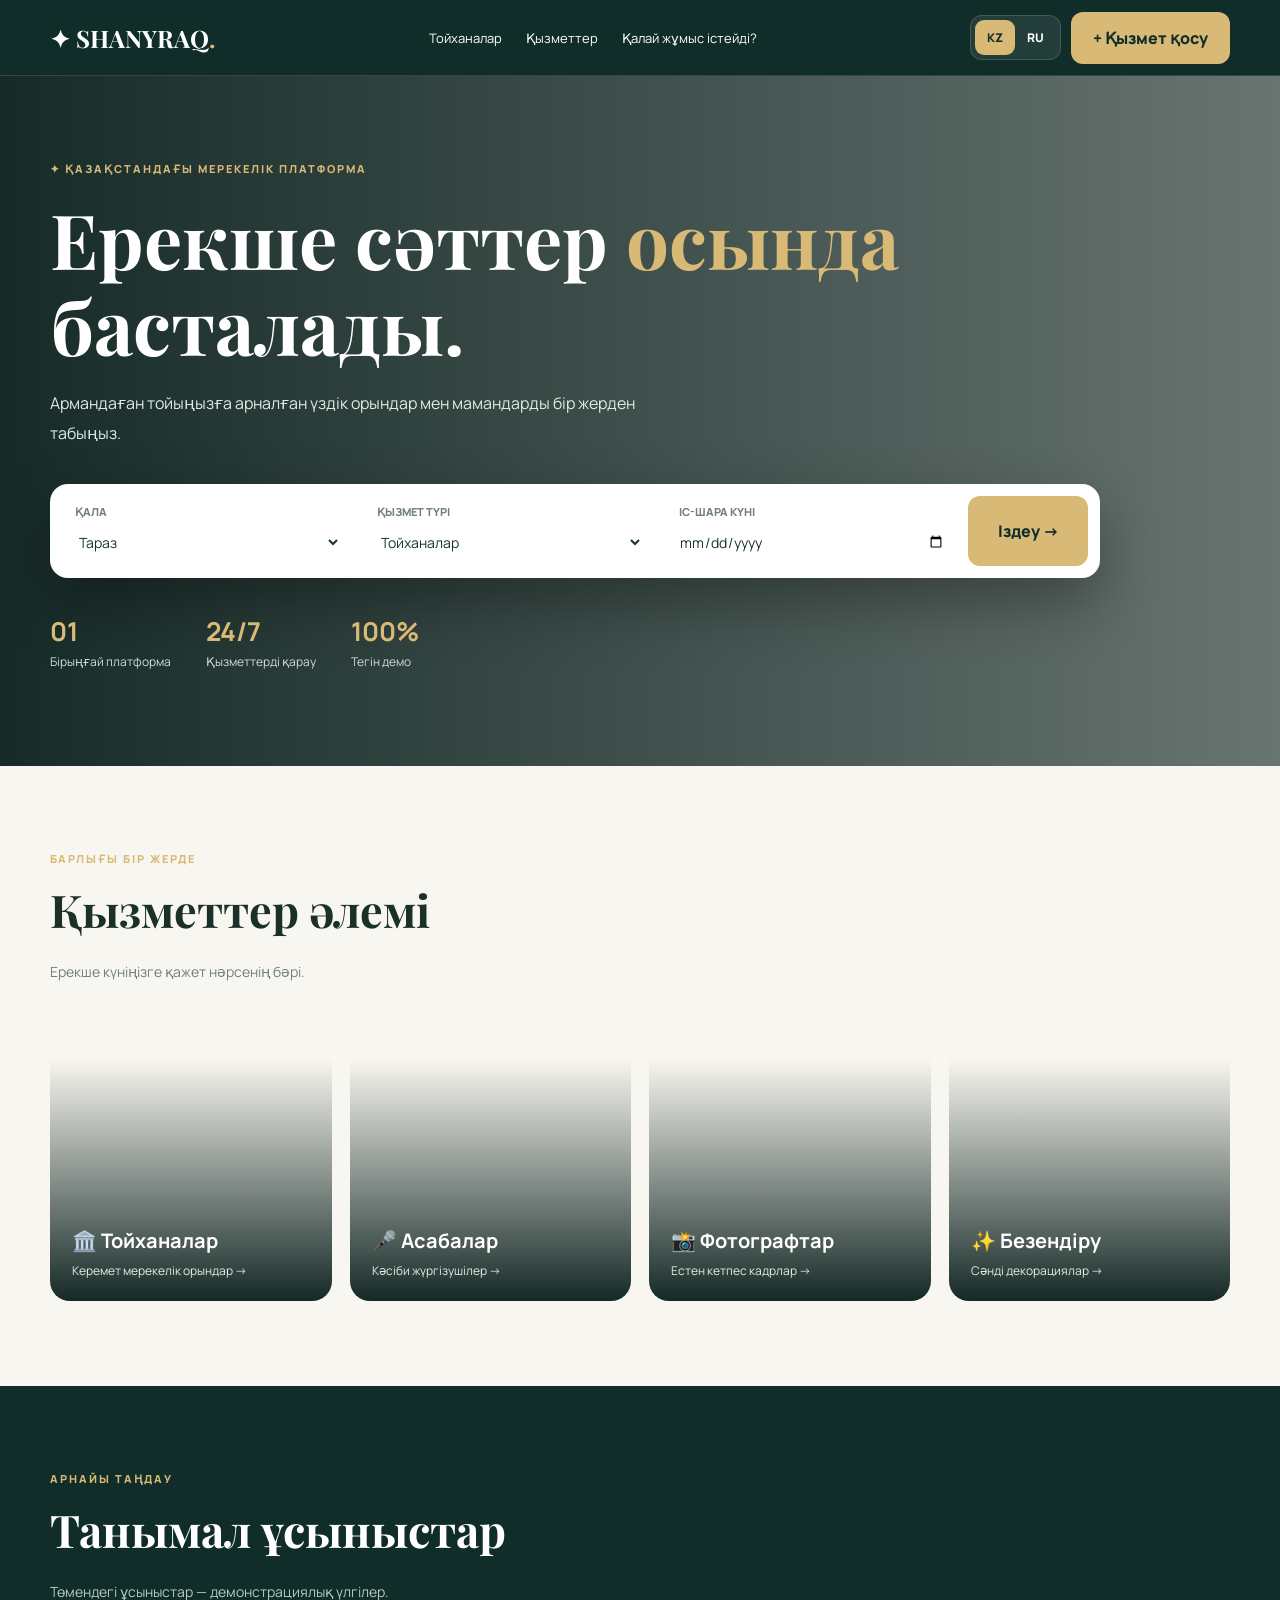
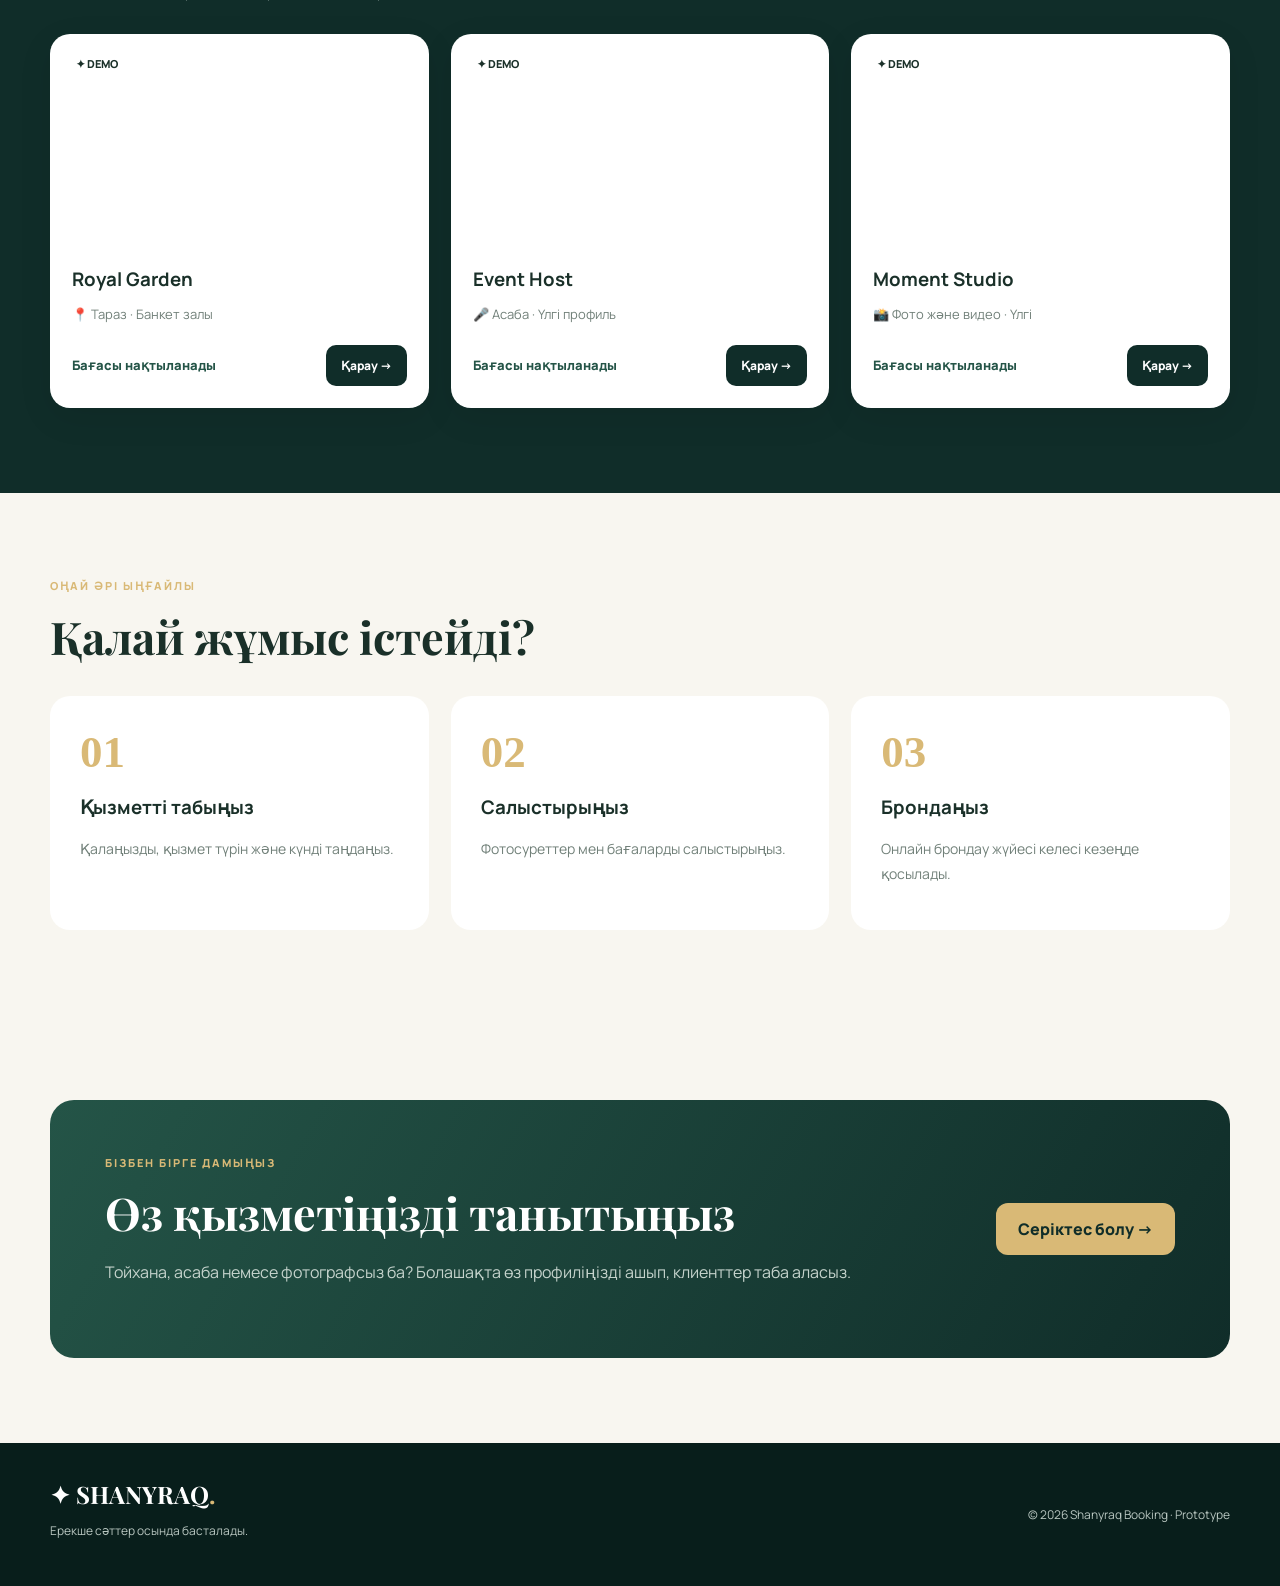
<file: index.html>
<!DOCTYPE html>
<html lang="kk">
<head>
<meta charset="UTF-8">
<meta name="viewport" content="width=device-width, initial-scale=1">
<meta name="theme-color" content="#102d29">
<title>Shanyraq Booking — Premium Events</title>

<link href="https://fonts.googleapis.com/css2?family=Manrope:wght@400;500;600;700;800&family=Playfair+Display:wght@500;600;700&display=swap" rel="stylesheet">

<style>
:root{
  --green:#102d29;
  --green2:#245447;
  --gold:#d9b976;
  --cream:#f8f6f0;
  --ink:#1a3029;
}
*{box-sizing:border-box}
html{scroll-behavior:smooth}
body{
  margin:0;
  background:var(--cream);
  color:var(--ink);
  font-family:Manrope,Arial,sans-serif;
  overflow-x:hidden;
}
a{text-decoration:none;color:inherit}
button,input,select{font:inherit}
button{cursor:pointer}
.container{
  width:calc(100% - 36px);
  max-width:1180px;
  margin:auto;
}
header{
  background:var(--green);
  position:sticky;
  top:0;
  z-index:100;
  border-bottom:1px solid #ffffff20;
}
.nav{
  min-height:75px;
  display:flex;
  align-items:center;
  justify-content:space-between;
  gap:12px;
}
.logo{
  font:700 24px "Playfair Display",Georgia,serif;
  color:white;
  white-space:nowrap;
}
.logo span{color:var(--gold)}
.links{
  display:flex;
  gap:24px;
  color:white;
  font-size:13px;
}
.links a:hover{color:var(--gold)}
.actions{
  display:flex;
  gap:10px;
  align-items:center;
}
.languages{
  display:flex;
  padding:4px;
  border-radius:12px;
  background:#ffffff15;
  border:1px solid #ffffff25;
}
.lang{
  border:0;
  background:transparent;
  color:white;
  padding:9px 12px;
  border-radius:9px;
  font-weight:800;
  font-size:12px;
}
.lang.active{
  background:var(--gold);
  color:var(--green);
}
.gold-btn{
  border:0;
  border-radius:12px;
  background:var(--gold);
  color:var(--green);
  padding:15px 22px;
  font-weight:800;
  transition:.25s;
}
.gold-btn:hover{
  background:#efd497;
  transform:translateY(-2px);
}
.hero{
  position:relative;
  min-height:650px;
  color:white;
  display:flex;
  align-items:center;
  background:
    linear-gradient(90deg,
      rgba(8,30,27,.94),
      rgba(8,30,27,.60)),
    url("https://images.unsplash.com/photo-1519167758481-83f550bb49b3?auto=format&fit=crop&w=1800&q=85")
    center/cover;
}
.hero-content{
  padding:85px 0 95px;
  width:100%;
}
.eyebrow{
  font-size:11px;
  letter-spacing:2px;
  color:var(--gold);
  font-weight:800;
  text-transform:uppercase;
}
.hero h1{
  font:700 clamp(38px,6vw,76px)/1.13 "Playfair Display",Georgia,serif;
  max-width:850px;
  margin:20px 0;
  overflow-wrap:break-word;
}
.hero h1 span{color:var(--gold)}
.hero p{
  color:#e0e9e3;
  max-width:620px;
  font-size:16px;
  line-height:1.9;
}
.search{
  display:grid;
  grid-template-columns:1fr 1fr 1fr auto;
  gap:10px;
  background:white;
  border-radius:18px;
  padding:12px;
  margin-top:35px;
  max-width:1050px;
  box-shadow:0 25px 60px #0005;
}
.field{
  padding:8px 13px;
  min-width:0;
}
.field label{
  display:block;
  color:#718079;
  font-size:11px;
  font-weight:800;
  margin-bottom:8px;
}
.field select,.field input{
  display:block;
  width:100%;
  min-width:0;
  border:0;
  outline:0;
  background:white;
  color:#19332c;
  font-size:14px;
  padding:5px 0;
}
.search button{min-width:120px}
.stats{
  display:flex;
  gap:35px;
  flex-wrap:wrap;
  margin-top:35px;
}
.stat strong{
  display:block;
  color:var(--gold);
  font-size:26px;
}
.stat small{
  color:#d0ddd5;
  font-size:12px;
}
.section{padding:85px 0}
.section h2{
  font:700 clamp(30px,4vw,45px) "Playfair Display",Georgia,serif;
  margin:13px 0 20px;
}
.muted{
  color:#718079;
  font-size:14px;
  line-height:1.8;
}
.categories{
  display:grid;
  grid-template-columns:repeat(4,minmax(0,1fr));
  gap:18px;
  margin-top:32px;
}
.category{
  min-height:285px;
  border-radius:20px;
  position:relative;
  overflow:hidden;
  background-position:center;
  background-size:cover;
  display:flex;
  align-items:flex-end;
  padding:22px;
  color:white;
  transition:.3s;
}
.category:before{
  content:"";
  position:absolute;
  inset:0;
  background:linear-gradient(0deg,#061c19f0,transparent 85%);
}
.category:hover{transform:translateY(-7px)}
.category div{position:relative}
.category h3{
  font-size:20px;
  margin:0 0 8px;
}
.category p{
  font-size:12px;
  margin:0;
  color:#e4eae5;
}
.cat1{
  background-image:url("https://images.unsplash.com/photo-1519167758481-83f550bb49b3?auto=format&fit=crop&w=700&q=80");
}
.cat2{
  background-image:url("https://images.unsplash.com/photo-1492684223066-81342ee5ff30?auto=format&fit=crop&w=700&q=80");
}
.cat3{
  background-image:url("https://images.unsplash.com/photo-1516035069371-29a1b244cc32?auto=format&fit=crop&w=700&q=80");
}
.cat4{
  background-image:url("https://images.unsplash.com/photo-1519741497674-611481863552?auto=format&fit=crop&w=700&q=80");
}
.dark{
  background:var(--green);
  color:white;
}
.dark .muted{color:#b7c8c1}
.cards{
  display:grid;
  grid-template-columns:repeat(3,minmax(0,1fr));
  gap:22px;
  margin-top:30px;
}
.card{
  background:white;
  color:var(--ink);
  border-radius:20px;
  overflow:hidden;
  box-shadow:0 10px 35px #00000015;
  transition:.3s;
}
.card:hover{transform:translateY(-6px)}
.card-img{
  height:210px;
  background-position:center;
  background-size:cover;
  position:relative;
}
.card-img span{
  position:absolute;
  top:14px;
  left:14px;
  background:white;
  border-radius:20px;
  padding:8px 12px;
  font-size:11px;
  font-weight:800;
}
.card-body{padding:22px}
.card-body h3{margin:0 0 10px}
.card-body p{
  color:#718079;
  font-size:13px;
}
.card-bottom{
  display:flex;
  justify-content:space-between;
  align-items:center;
  gap:10px;
  margin-top:22px;
}
.price{
  color:var(--green2);
  font-size:13px;
  font-weight:800;
}
.small-btn{
  background:var(--green);
  color:white;
  border:0;
  padding:12px 15px;
  border-radius:10px;
  font-size:12px;
  font-weight:800;
}
.steps{
  display:grid;
  grid-template-columns:repeat(3,minmax(0,1fr));
  gap:22px;
  margin-top:30px;
}
.step{
  background:white;
  padding:30px;
  border-radius:20px;
}
.number{
  color:var(--gold);
  font:700 45px Georgia,serif;
}
.step h3{margin:16px 0}
.cta{
  background:linear-gradient(120deg,#245447,#102d29);
  color:white;
  border-radius:24px;
  padding:55px;
  display:flex;
  align-items:center;
  justify-content:space-between;
  gap:25px;
}
.cta h2{margin:12px 0}
.cta p{
  color:#c5d3cc;
  line-height:1.8;
}
footer{
  background:#081e1b;
  color:#b8c6c0;
  padding:35px 0;
  font-size:12px;
}
.footer-row{
  display:flex;
  justify-content:space-between;
  align-items:center;
  gap:20px;
  flex-wrap:wrap;
}
@media(max-width:950px){
  .links{display:none}
  .categories{grid-template-columns:repeat(2,1fr)}
  .cards{grid-template-columns:repeat(2,1fr)}
  .search{grid-template-columns:repeat(2,minmax(0,1fr))}
}
@media(max-width:600px){
  .container{width:calc(100% - 32px)}
  .nav{min-height:68px}
  .logo{font-size:19px}
  .lang{padding:8px 10px}
  .nav-partner{display:none}
  .hero{min-height:auto}
  .hero-content{padding:65px 0 75px}
  .hero h1{
    font-size:clamp(35px,9vw,48px);
    line-height:1.15;
  }
  .hero p{font-size:14px}
  .search{
    grid-template-columns:minmax(0,1fr);
    gap:4px;
    padding:13px;
    border-radius:17px;
  }
  .field{
    padding:10px;
    border-bottom:1px solid #eee;
  }
  .search button{
    width:100%;
    margin-top:7px;
  }
  .stats{gap:22px}
  .stat strong{font-size:22px}
  .section{padding:60px 0}
  .categories,.cards,.steps{
    grid-template-columns:minmax(0,1fr);
  }
  .category{min-height:240px}
  .cta{
    padding:30px 24px;
    display:block;
  }
  .cta button{margin-top:18px}
}
</style>
</head>

<body>

<header>
<div class="container nav">
  <a class="logo" href="index.html">
    ✦ SHANYRAQ<span>.</span>
  </a>

  <nav class="links">
    <a href="venues.html" data-kk="Тойханалар" data-ru="Банкетные залы">Тойханалар</a>
    <a href="#services" data-kk="Қызметтер" data-ru="Услуги">Қызметтер</a>
    <a href="#how" data-kk="Қалай жұмыс істейді?" data-ru="Как это работает?">Қалай жұмыс істейді?</a>
  </nav>

  <div class="actions">
    <div class="languages">
      <button class="lang active" id="kz" type="button">KZ</button>
      <button class="lang" id="ru" type="button">RU</button>
    </div>
    <a href="#partner" class="gold-btn nav-partner"
       data-kk="+ Қызмет қосу"
       data-ru="+ Добавить услугу">+ Қызмет қосу</a>
  </div>
</div>
</header>

<main>

<section class="hero">
<div class="container hero-content">
  <div class="eyebrow"
       data-kk="✦ Қазақстандағы мерекелік платформа"
       data-ru="✦ Платформа мероприятий Казахстана">
    ✦ Қазақстандағы мерекелік платформа
  </div>

  <h1 data-kk="Ерекше сәттер <span>осында</span> басталады."
      data-ru="Особенные моменты начинаются <span>здесь.</span>">
    Ерекше сәттер <span>осында</span> басталады.
  </h1>

  <p data-kk="Армандаған тойыңызға арналған үздік орындар мен мамандарды бір жерден табыңыз."
     data-ru="Найдите лучшие площадки и специалистов для вашего торжества в одном месте.">
    Армандаған тойыңызға арналған үздік орындар мен мамандарды бір жерден табыңыз.
  </p>

  <form class="search" id="searchForm">
    <div class="field">
      <label data-kk="ҚАЛА" data-ru="ГОРОД">ҚАЛА</label>
      <select id="city">
        <option value="Тараз">Тараз</option>
        <option value="Алматы">Алматы</option>
        <option value="Астана">Астана</option>
        <option value="Шымкент">Шымкент</option>
      </select>
    </div>

    <div class="field">
      <label data-kk="ҚЫЗМЕТ ТҮРІ" data-ru="ТИП УСЛУГИ">ҚЫЗМЕТ ТҮРІ</label>
      <select id="service">
        <option value="venues" data-kk="Тойханалар" data-ru="Банкетные залы">Тойханалар</option>
        <option value="hosts" data-kk="Асабалар" data-ru="Ведущие">Асабалар</option>
        <option value="photo" data-kk="Фотографтар" data-ru="Фотографы">Фотографтар</option>
        <option value="decor" data-kk="Безендіру" data-ru="Оформление">Безендіру</option>
      </select>
    </div>

    <div class="field">
      <label data-kk="ІС-ШАРА КҮНІ" data-ru="ДАТА МЕРОПРИЯТИЯ">ІС-ШАРА КҮНІ</label>
      <input id="date" type="date">
    </div>

    <button class="gold-btn" type="submit"
            data-kk="Іздеу →" data-ru="Поиск →">Іздеу →</button>
  </form>

  <div class="stats">
    <div class="stat">
      <strong>01</strong>
      <small data-kk="Бірыңғай платформа" data-ru="Единая платформа">Бірыңғай платформа</small>
    </div>
    <div class="stat">
      <strong>24/7</strong>
      <small data-kk="Қызметтерді қарау" data-ru="Просмотр услуг">Қызметтерді қарау</small>
    </div>
    <div class="stat">
      <strong>100%</strong>
      <small data-kk="Тегін демо" data-ru="Бесплатное демо">Тегін демо</small>
    </div>
  </div>
</div>
</section>

<section class="section" id="services">
<div class="container">
  <div class="eyebrow" data-kk="БАРЛЫҒЫ БІР ЖЕРДЕ" data-ru="ВСЁ В ОДНОМ МЕСТЕ">БАРЛЫҒЫ БІР ЖЕРДЕ</div>
  <h2 data-kk="Қызметтер әлемі" data-ru="Мир услуг">Қызметтер әлемі</h2>
  <p class="muted" data-kk="Ерекше күніңізге қажет нәрсенің бәрі." data-ru="Всё необходимое для вашего особенного дня.">Ерекше күніңізге қажет нәрсенің бәрі.</p>

  <div class="categories">
    <a href="venues.html" class="category cat1">
      <div>
        <h3 data-kk="🏛️ Тойханалар" data-ru="🏛️ Банкетные залы">🏛️ Тойханалар</h3>
        <p data-kk="Керемет мерекелік орындар →" data-ru="Лучшие площадки для праздника →">Керемет мерекелік орындар →</p>
      </div>
    </a>

    <a href="#popular" class="category cat2">
      <div>
        <h3 data-kk="🎤 Асабалар" data-ru="🎤 Ведущие">🎤 Асабалар</h3>
        <p data-kk="Кәсіби жүргізушілер →" data-ru="Профессиональные ведущие →">Кәсіби жүргізушілер →</p>
      </div>
    </a>

    <a href="#popular" class="category cat3">
      <div>
        <h3 data-kk="📸 Фотографтар" data-ru="📸 Фотографы">📸 Фотографтар</h3>
        <p data-kk="Естен кетпес кадрлар →" data-ru="Незабываемые кадры →">Естен кетпес кадрлар →</p>
      </div>
    </a>

    <a href="#popular" class="category cat4">
      <div>
        <h3 data-kk="✨ Безендіру" data-ru="✨ Оформление">✨ Безендіру</h3>
        <p data-kk="Сәнді декорациялар →" data-ru="Стильные декорации →">Сәнді декорациялар →</p>
      </div>
    </a>
  </div>
</div>
</section>

<section class="section dark" id="popular">
<div class="container">
  <div class="eyebrow" data-kk="АРНАЙЫ ТАҢДАУ" data-ru="НАШ ВЫБОР">АРНАЙЫ ТАҢДАУ</div>
  <h2 data-kk="Танымал ұсыныстар" data-ru="Популярные предложения">Танымал ұсыныстар</h2>
  <p class="muted" data-kk="Төмендегі ұсыныстар — демонстрациялық үлгілер." data-ru="Предложения ниже — демонстрационные примеры.">Төмендегі ұсыныстар — демонстрациялық үлгілер.</p>

  <div class="cards">
    <article class="card">
      <div class="card-img" style="background-image:url('https://images.unsplash.com/photo-1519167758481-83f550bb49b3?auto=format&fit=crop&w=900&q=80')">
        <span>✦ DEMO</span>
      </div>
      <div class="card-body">
        <h3>Royal Garden</h3>
        <p>📍 Тараз · Банкет залы</p>
        <div class="card-bottom">
          <span class="price" data-kk="Бағасы нақтыланады" data-ru="Цена уточняется">Бағасы нақтыланады</span>
          <a class="small-btn" href="venues.html" data-kk="Қарау →" data-ru="Смотреть →">Қарау →</a>
        </div>
      </div>
    </article>

    <article class="card">
      <div class="card-img" style="background-image:url('https://images.unsplash.com/photo-1492684223066-81342ee5ff30?auto=format&fit=crop&w=900&q=80')">
        <span>✦ DEMO</span>
      </div>
      <div class="card-body">
        <h3>Event Host</h3>
        <p data-kk="🎤 Асаба · Үлгі профиль" data-ru="🎤 Ведущий · Демо-профиль">🎤 Асаба · Үлгі профиль</p>
        <div class="card-bottom">
          <span class="price" data-kk="Бағасы нақтыланады" data-ru="Цена уточняется">Бағасы нақтыланады</span>
          <button class="small-btn demo-btn" data-kk="Қарау →" data-ru="Смотреть →">Қарау →</button>
        </div>
      </div>
    </article>

    <article class="card">
      <div class="card-img" style="background-image:url('https://images.unsplash.com/photo-1516035069371-29a1b244cc32?auto=format&fit=crop&w=900&q=80')">
        <span>✦ DEMO</span>
      </div>
      <div class="card-body">
        <h3>Moment Studio</h3>
        <p data-kk="📸 Фото және видео · Үлгі" data-ru="📸 Фото и видео · Демо">📸 Фото және видео · Үлгі</p>
        <div class="card-bottom">
          <span class="price" data-kk="Бағасы нақтыланады" data-ru="Цена уточняется">Бағасы нақтыланады</span>
          <button class="small-btn demo-btn" data-kk="Қарау →" data-ru="Смотреть →">Қарау →</button>
        </div>
      </div>
    </article>
  </div>
</div>
</section>

<section class="section" id="how">
<div class="container">
  <div class="eyebrow" data-kk="ОҢАЙ ӘРІ ЫҢҒАЙЛЫ" data-ru="ПРОСТО И УДОБНО">ОҢАЙ ӘРІ ЫҢҒАЙЛЫ</div>
  <h2 data-kk="Қалай жұмыс істейді?" data-ru="Как это работает?">Қалай жұмыс істейді?</h2>

  <div class="steps">
    <div class="step">
      <div class="number">01</div>
      <h3 data-kk="Қызметті табыңыз" data-ru="Найдите услугу">Қызметті табыңыз</h3>
      <p class="muted" data-kk="Қалаңызды, қызмет түрін және күнді таңдаңыз." data-ru="Выберите город, услугу и дату.">Қалаңызды, қызмет түрін және күнді таңдаңыз.</p>
    </div>

    <div class="step">
      <div class="number">02</div>
      <h3 data-kk="Салыстырыңыз" data-ru="Сравните">Салыстырыңыз</h3>
      <p class="muted" data-kk="Фотосуреттер мен бағаларды салыстырыңыз." data-ru="Сравните фотографии и цены.">Фотосуреттер мен бағаларды салыстырыңыз.</p>
    </div>

    <div class="step">
      <div class="number">03</div>
      <h3 data-kk="Брондаңыз" data-ru="Забронируйте">Брондаңыз</h3>
      <p class="muted" data-kk="Онлайн брондау жүйесі келесі кезеңде қосылады." data-ru="Онлайн-бронирование появится на следующем этапе.">Онлайн брондау жүйесі келесі кезеңде қосылады.</p>
    </div>
  </div>
</div>
</section>

<section class="section" id="partner">
<div class="container">
  <div class="cta">
    <div>
      <div class="eyebrow" data-kk="БІЗБЕН БІРГЕ ДАМЫҢЫЗ" data-ru="РАЗВИВАЙТЕСЬ С НАМИ">БІЗБЕН БІРГЕ ДАМЫҢЫЗ</div>
      <h2 data-kk="Өз қызметіңізді танытыңыз" data-ru="Расскажите о своих услугах">Өз қызметіңізді танытыңыз</h2>
      <p data-kk="Тойхана, асаба немесе фотографсыз ба? Болашақта өз профиліңізді ашып, клиенттер таба аласыз." data-ru="У вас банкетный зал? Вы ведущий или фотограф? В будущем вы сможете создать профиль и находить клиентов.">Тойхана, асаба немесе фотографсыз ба? Болашақта өз профиліңізді ашып, клиенттер таба аласыз.</p>
    </div>
    <button class="gold-btn" id="partnerBtn" data-kk="Серіктес болу →" data-ru="Стать партнёром →">Серіктес болу →</button>
  </div>
</div>
</section>

</main>

<footer>
<div class="container footer-row">
  <div>
    <div class="logo">✦ SHANYRAQ<span>.</span></div>
    <p data-kk="Ерекше сәттер осында басталады." data-ru="Особенные моменты начинаются здесь.">Ерекше сәттер осында басталады.</p>
  </div>
  <div>© 2026 Shanyraq Booking · Prototype</div>
</div>
</footer>

<script>
let currentLang = localStorage.getItem("shanyraq_lang") || "kk";

function setLanguage(lang){
  currentLang = lang;
  localStorage.setItem("shanyraq_lang",lang);
  document.documentElement.lang = lang;

  document.querySelectorAll("[data-kk][data-ru]").forEach(el=>{
    el.innerHTML = el.getAttribute("data-"+lang);
  });

  document.getElementById("kz").classList.toggle("active",lang==="kk");
  document.getElementById("ru").classList.toggle("active",lang==="ru");
}

document.getElementById("kz").onclick=()=>setLanguage("kk");
document.getElementById("ru").onclick=()=>setLanguage("ru");

setLanguage(currentLang);

const dateInput=document.getElementById("date");
const now=new Date();
const today=new Date(now.getTime()-now.getTimezoneOffset()*60000)
  .toISOString().slice(0,10);
dateInput.min=today;

document.getElementById("searchForm").addEventListener("submit",e=>{
  e.preventDefault();

  const city=document.getElementById("city").value;
  const service=document.getElementById("service").value;
  const date=dateInput.value;

  if(!date){
    alert(currentLang==="kk"?
      "Алдымен іс-шара күнін таңдаңыз!":
      "Сначала выберите дату мероприятия!");
    return;
  }

  if(service==="venues"){
    const params=new URLSearchParams({city,date});
    location.href="venues.html?"+params.toString();
  }else{
    alert(currentLang==="kk"?
      "Бұл қызмет келесі кезеңде қосылады.":
      "Эта услуга появится на следующем этапе.");
  }
});

document.querySelectorAll(".demo-btn").forEach(btn=>{
  btn.onclick=()=>alert(currentLang==="kk"?
    "Бұл әзірге демо профиль.":
    "Это демонстрационный профиль.");
});

document.getElementById("partnerBtn").onclick=()=>{
  alert(currentLang==="kk"?
    "Серіктестерді тіркеу жүйесін келесі кезеңде қосамыз.":
    "Регистрацию партнёров добавим на следующем этапе.");
};
</script>

</body>
</html>
</file>
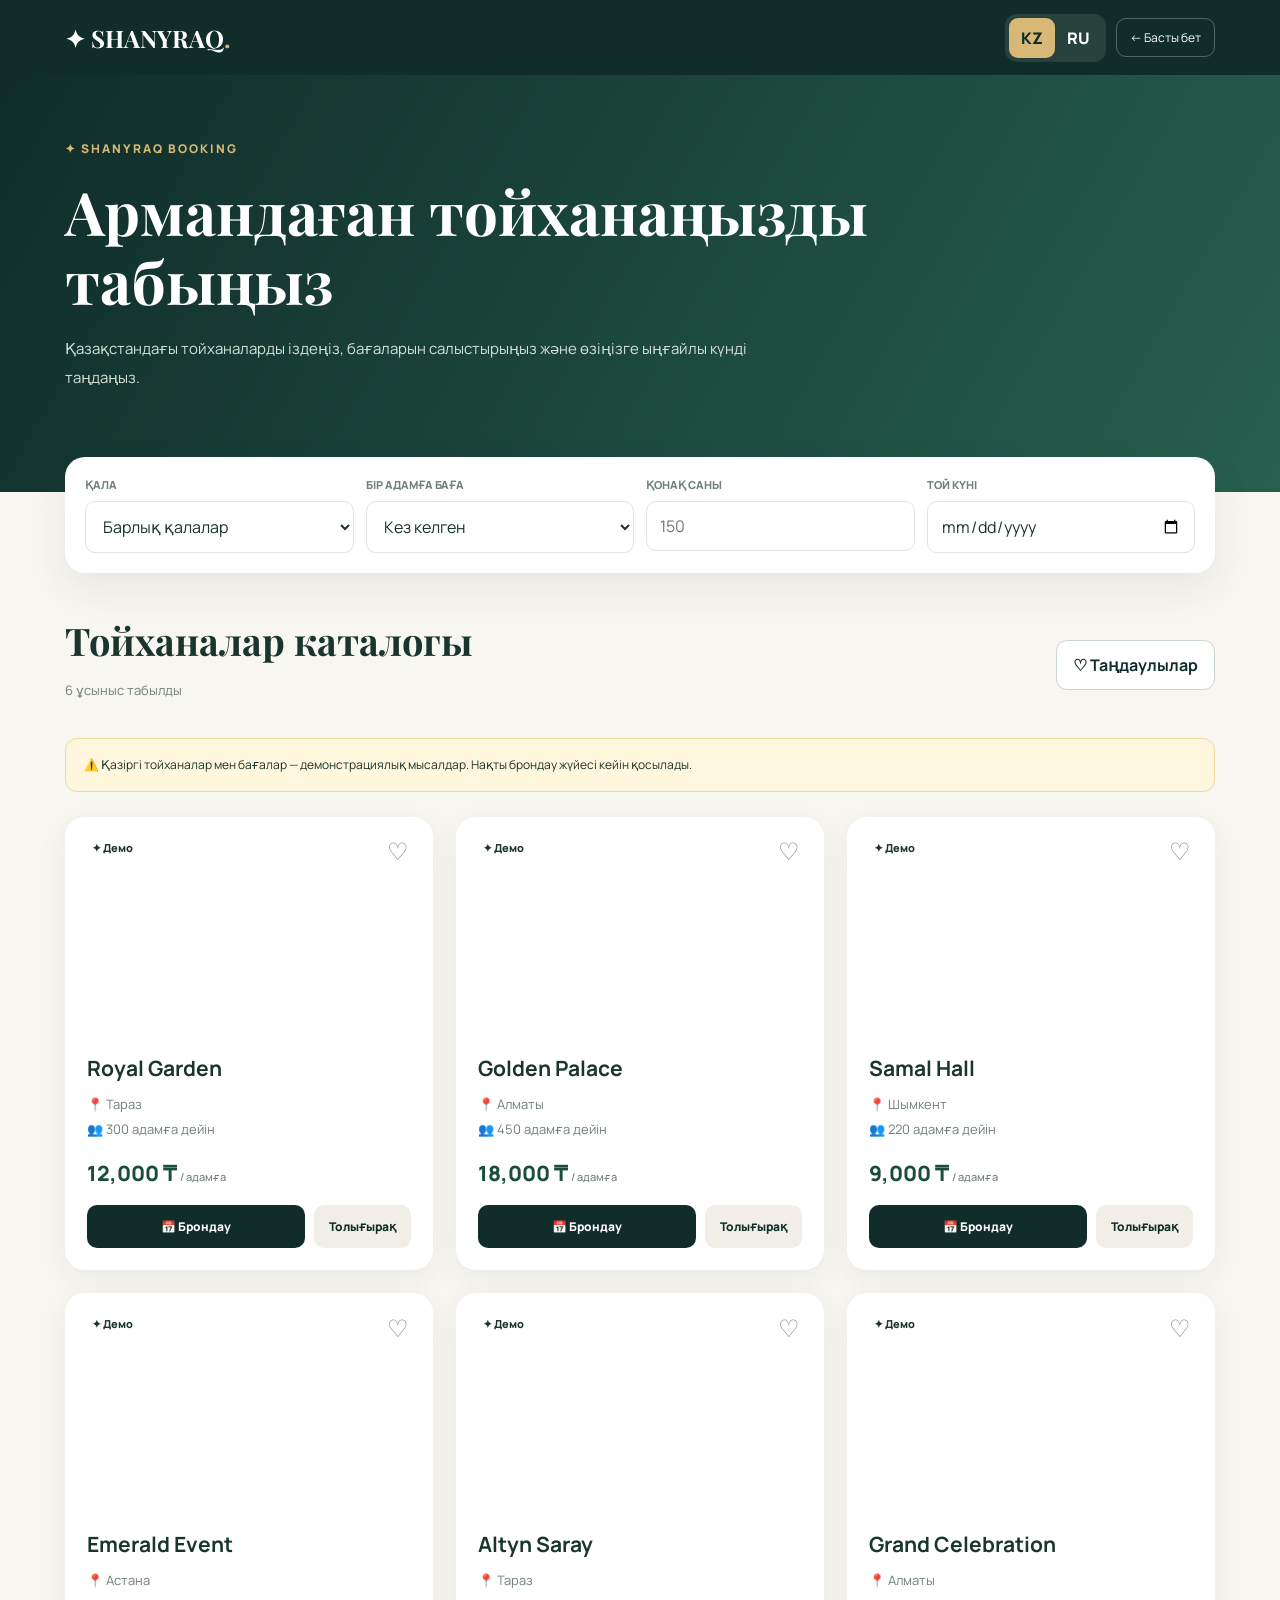
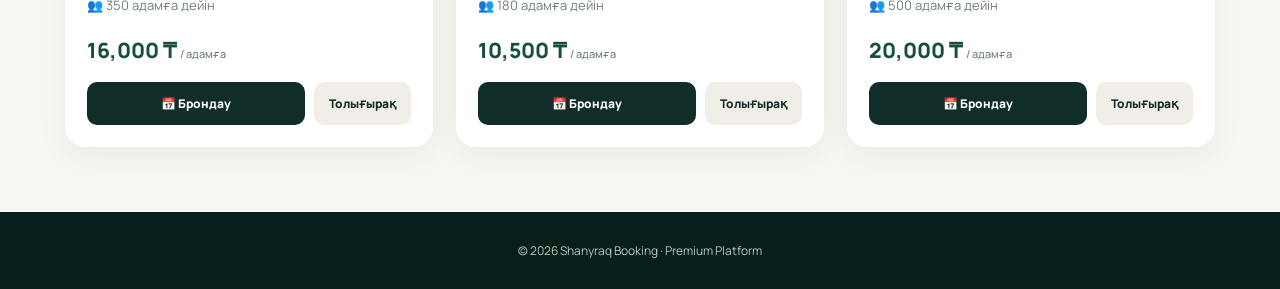
<file: venues.html>
<!DOCTYPE html>
<html lang="kk">
<head>
<meta charset="UTF-8">
<meta name="viewport" content="width=device-width,initial-scale=1">
<meta name="theme-color" content="#102d29">
<title>Shanyraq Booking | Тойханалар</title>
<link href="https://fonts.googleapis.com/css2?family=Manrope:wght@400;500;600;700;800&family=Playfair+Display:wght@500;700&display=swap" rel="stylesheet">
<style>
:root{
 --dark:#102d29;--green:#245447;
 --gold:#d8b876;--cream:#f8f6f0;
 --ink:#19352e;--muted:#718079;
}
*{box-sizing:border-box}
body{
 margin:0;background:var(--cream);color:var(--ink);
 font-family:Manrope,Arial,sans-serif;overflow-x:hidden;
}
a{text-decoration:none;color:inherit}
button,input,select{font:inherit}
button{cursor:pointer}
.wrap{max-width:1150px;width:92%;margin:auto}
header{
 background:var(--dark);color:white;
 position:sticky;top:0;z-index:30;
}
.nav{
 min-height:75px;display:flex;align-items:center;
 justify-content:space-between;gap:12px;
}
.logo{
 font:700 24px "Playfair Display",Georgia,serif;
 white-space:nowrap;
}
.logo span{color:var(--gold)}
.nav-right{display:flex;align-items:center;gap:10px}
.languages{
 display:flex;background:#ffffff18;
 border-radius:12px;padding:4px;
}
.lang{
 border:0;background:transparent;color:white;
 padding:9px 12px;border-radius:9px;font-weight:800;
}
.lang.active{background:var(--gold);color:var(--dark)}
.back{
 border:1px solid #ffffff45;border-radius:10px;
 padding:10px 13px;font-size:12px;white-space:nowrap;
}
.hero{
 background:linear-gradient(120deg,#102d29,#27604f);
 color:white;padding:65px 0 85px;
}
.eyebrow{
 color:var(--gold);font-size:12px;
 font-weight:800;letter-spacing:2px;
}
.hero h1{
 font:700 clamp(35px,6vw,60px)/1.15
 "Playfair Display",Georgia,serif;
 margin:20px 0;max-width:850px;
}
.hero p{
 color:#d4e0d9;font-size:15px;
 line-height:1.9;max-width:700px;
}
.filters{
 display:grid;grid-template-columns:repeat(4,minmax(0,1fr));
 gap:12px;background:white;padding:20px;
 border-radius:20px;margin-top:-35px;position:relative;
 box-shadow:0 15px 40px #132e2515;
}
.field{min-width:0}
.field label{
 display:block;font-size:11px;font-weight:800;
 color:var(--muted);margin-bottom:9px;
}
.field input,.field select{
 width:100%;min-width:0;padding:13px;
 border:1px solid #dce5de;border-radius:10px;
 background:white;color:var(--ink);
}
.heading{
 display:flex;align-items:center;
 justify-content:space-between;gap:15px;
 margin:42px 0 23px;flex-wrap:wrap;
}
.heading h2{
 font:700 clamp(28px,4vw,38px)
 "Playfair Display",Georgia,serif;
 margin:0 0 8px;
}
.muted{color:var(--muted);font-size:13px;line-height:1.8}
.fav-filter{
 border:1px solid #cad8ce;background:white;
 padding:13px 16px;border-radius:11px;
 font-weight:700;color:var(--dark);
}
.fav-filter.active{background:#e8f2eb}
.notice{
 background:#fff7dd;border:1px solid #eedca1;
 padding:15px 18px;border-radius:12px;
 font-size:12px;line-height:1.8;margin-bottom:25px;
}
.grid{
 display:grid;grid-template-columns:repeat(3,minmax(0,1fr));
 gap:23px;padding-bottom:65px;
}
.card{
 background:white;border-radius:20px;overflow:hidden;
 box-shadow:0 8px 30px #102d2910;transition:.3s;
}
.card:hover{transform:translateY(-5px)}
.photo{
 height:215px;background-size:cover;
 background-position:center;position:relative;
}
.tag{
 position:absolute;top:15px;left:15px;
 background:white;padding:8px 12px;
 border-radius:25px;font-size:11px;font-weight:800;
}
.heart{
 position:absolute;top:13px;right:14px;
 border:0;background:white;border-radius:50%;
 width:42px;height:42px;font-size:24px;color:#888;
}
.heart.saved{color:#e44869}
.card-body{padding:22px}
.card-body h3{font-size:21px;margin:0 0 10px}
.details{color:var(--muted);font-size:13px;line-height:1.9}
.price{
 color:#194e3e;font-size:21px;
 font-weight:800;margin:18px 0;
}
.price small{
 color:var(--muted);font-size:11px;font-weight:500;
}
.card-actions{display:flex;gap:9px}
.btn{
 border:0;border-radius:10px;padding:13px 15px;
 font-weight:800;font-size:12px;
}
.primary{background:var(--dark);color:white;flex:1}
.secondary{background:#f0eee6;color:var(--dark)}
.empty{text-align:center;padding:45px;color:var(--muted)}
dialog{
 border:0;border-radius:20px;
 width:calc(100% - 30px);max-width:450px;
 padding:25px;box-shadow:0 30px 100px #0005;
}
dialog::backdrop{background:#051a17aa}
dialog h2{font:700 27px Georgia,serif}
dialog label{
 display:block;font-size:12px;
 font-weight:800;margin:16px 0 8px;
}
dialog input{
 display:block;width:100%;padding:13px;
 border:1px solid #cddbd1;border-radius:10px;
}
.dialog-actions{display:flex;gap:10px;margin-top:22px}
.dialog-actions button{flex:1}
footer{
 background:#081e1b;color:#b8c6c0;
 padding:30px;text-align:center;font-size:12px;
}
@media(max-width:850px){
 .filters{grid-template-columns:repeat(2,minmax(0,1fr))}
 .grid{grid-template-columns:repeat(2,minmax(0,1fr))}
}
@media(max-width:570px){
 .nav{min-height:70px}
 .logo{font-size:18px}
 .nav-right{gap:6px}
 .lang{padding:8px}
 .back{padding:9px;font-size:10px}
 .hero{padding:45px 0 75px}
 .hero h1{font-size:clamp(34px,9vw,45px)}
 .hero p{font-size:14px}
 .filters,.grid{grid-template-columns:minmax(0,1fr)}
 .filters{padding:17px}
 .photo{height:235px}
 .card-actions{flex-wrap:wrap}
}
</style>
</head>
<body>

<header>
 <div class="wrap nav">
  <a href="index.html" class="logo">
   ✦ SHANYRAQ<span>.</span>
  </a>
  <div class="nav-right">
   <div class="languages">
    <button id="kz" class="lang" type="button">KZ</button>
    <button id="ru" class="lang" type="button">RU</button>
   </div>
   <a href="index.html" class="back"
    data-kk="← Басты бет"
    data-ru="← Главная">← Басты бет</a>
  </div>
 </div>
</header>

<section class="hero">
 <div class="wrap">
  <div class="eyebrow">✦ SHANYRAQ BOOKING</div>
  <h1 data-kk="Армандаған тойханаңызды табыңыз"
      data-ru="Найдите банкетный зал своей мечты">
   Армандаған тойханаңызды табыңыз
  </h1>
  <p data-kk="Қазақстандағы тойханаларды іздеңіз, бағаларын салыстырыңыз және өзіңізге ыңғайлы күнді таңдаңыз."
     data-ru="Ищите банкетные залы Казахстана, сравнивайте цены и выбирайте удобную дату.">
   Қазақстандағы тойханаларды іздеңіз,
   бағаларын салыстырыңыз және күнді таңдаңыз.
  </p>
 </div>
</section>

<main class="wrap">
 <div class="filters">
  <div class="field">
   <label data-kk="ҚАЛА" data-ru="ГОРОД">ҚАЛА</label>
   <select id="city">
    <option value="" data-kk="Барлық қалалар"
     data-ru="Все города">Барлық қалалар</option>
    <option value="Тараз">Тараз</option>
    <option value="Алматы">Алматы</option>
    <option value="Астана">Астана</option>
    <option value="Шымкент">Шымкент</option>
   </select>
  </div>

  <div class="field">
   <label data-kk="БІР АДАМҒА БАҒА"
    data-ru="ЦЕНА ЗА ЧЕЛОВЕКА">БІР АДАМҒА БАҒА</label>
   <select id="price">
    <option value="" data-kk="Кез келген"
     data-ru="Любая">Кез келген</option>
    <option value="10000" data-kk="10 000 ₸ дейін"
     data-ru="До 10 000 ₸">10 000 ₸ дейін</option>
    <option value="15000" data-kk="15 000 ₸ дейін"
     data-ru="До 15 000 ₸">15 000 ₸ дейін</option>
    <option value="20000" data-kk="20 000 ₸ дейін"
     data-ru="До 20 000 ₸">20 000 ₸ дейін</option>
   </select>
  </div>

  <div class="field">
   <label data-kk="ҚОНАҚ САНЫ"
    data-ru="КОЛИЧЕСТВО ГОСТЕЙ">ҚОНАҚ САНЫ</label>
   <input id="guests" type="number" min="1" placeholder="150">
  </div>

  <div class="field">
   <label data-kk="ТОЙ КҮНІ"
    data-ru="ДАТА МЕРОПРИЯТИЯ">ТОЙ КҮНІ</label>
   <input id="date" type="date">
  </div>
 </div>

 <div class="heading">
  <div>
   <h2 data-kk="Тойханалар каталогы"
    data-ru="Каталог банкетных залов">Тойханалар каталогы</h2>
   <p class="muted" id="count"></p>
  </div>
  <button id="favFilter" class="fav-filter" type="button">
   ♡ Таңдаулылар
  </button>
 </div>

 <div class="notice"
  data-kk="⚠️ Қазіргі тойханалар мен бағалар — демонстрациялық мысалдар. Нақты брондау жүйесі кейін қосылады."
  data-ru="⚠️ Банкетные залы и цены являются демонстрационными примерами. Реальное бронирование будет добавлено позже.">
  ⚠️ Қазіргі тойханалар мен бағалар — демонстрациялық мысалдар.
 </div>

 <div id="cards" class="grid"></div>
 <div id="empty" class="empty" hidden
  data-kk="Сүзгіге сәйкес тойхана табылмады."
  data-ru="По вашему запросу ничего не найдено.">
  Сүзгіге сәйкес тойхана табылмады.
 </div>
</main>

<dialog id="bookingDialog">
 <form id="bookingForm">
  <h2 id="bookingTitle"></h2>
  <p class="muted" data-kk="Демонстрациялық өтінім"
   data-ru="Демонстрационная заявка">
   Демонстрациялық өтінім
  </p>

  <label data-kk="Аты-жөніңіз"
   data-ru="Ваше имя">Аты-жөніңіз</label>
  <input id="customerName" required maxlength="80">

  <label data-kk="Телефон"
   data-ru="Телефон">Телефон</label>
  <input id="customerPhone" type="tel" required>

  <label data-kk="Той күні"
   data-ru="Дата мероприятия">Той күні</label>
  <input id="bookingDate" type="date" required>

  <div class="dialog-actions">
   <button type="button" id="closeDialog"
    class="btn secondary"
    data-kk="Жабу" data-ru="Закрыть">Жабу</button>
   <button type="submit" class="btn primary"
    data-kk="Демо өтінім"
    data-ru="Демо-заявка">Демо өтінім</button>
  </div>
 </form>
</dialog>

<footer>© 2026 Shanyraq Booking · Premium Platform</footer>

<script>
const venues=[
 {id:1,name:"Royal Garden",city:"Тараз",price:12000,capacity:300,
 image:"https://images.unsplash.com/photo-1519167758481-83f550bb49b3?auto=format&fit=crop&w=900&q=80"},
 {id:2,name:"Golden Palace",city:"Алматы",price:18000,capacity:450,
 image:"https://images.unsplash.com/photo-1519741497674-611481863552?auto=format&fit=crop&w=900&q=80"},
 {id:3,name:"Samal Hall",city:"Шымкент",price:9000,capacity:220,
 image:"https://images.unsplash.com/photo-1511795409834-ef04bbd61622?auto=format&fit=crop&w=900&q=80"},
 {id:4,name:"Emerald Event",city:"Астана",price:16000,capacity:350,
 image:"https://images.unsplash.com/photo-1464366400600-7168b8af9bc3?auto=format&fit=crop&w=900&q=80"},
 {id:5,name:"Altyn Saray",city:"Тараз",price:10500,capacity:180,
 image:"https://images.unsplash.com/photo-1507504031003-b417219a0fde?auto=format&fit=crop&w=900&q=80"},
 {id:6,name:"Grand Celebration",city:"Алматы",price:20000,capacity:500,
 image:"https://images.unsplash.com/photo-1519225421980-715cb0215aed?auto=format&fit=crop&w=900&q=80"}
];

const $=id=>document.getElementById(id);
const format=n=>new Intl.NumberFormat("kk-KZ").format(n);

const words={
 kk:{
  found:"ұсыныс табылды",favorites:"♡ Таңдаулылар",
  capacity:"адамға дейін",perPerson:"/ адамға",
  book:"📅 Брондау",more:"Толығырақ",demo:"✦ Демо",
  saved:"Демо өтінім сақталды. Нақты тойханаға жіберілген жоқ."
 },
 ru:{
  found:"предложений найдено",favorites:"♡ Избранное",
  capacity:"человек",perPerson:"/ за человека",
  book:"📅 Бронировать",more:"Подробнее",demo:"✦ Демо",
  saved:"Демо-заявка сохранена. В реальный банкетный зал не отправлена."
 }
};

let lang="kk";
let saved=new Set(JSON.parse(localStorage.getItem("shanyraq_favs")||"[]"));
let onlySaved=false;
let selectedVenue=null;

const now=new Date();
const today=new Date(
 now.getTime()-now.getTimezoneOffset()*60000
).toISOString().slice(0,10);

$("date").min=today;
$("bookingDate").min=today;

function setLanguage(value){
 lang=value==="ru"?"ru":"kk";
 localStorage.setItem("shanyraq_lang",lang);
 document.documentElement.lang=lang;

 document.querySelectorAll("[data-kk][data-ru]").forEach(el=>{
  el.textContent=el.getAttribute("data-"+lang);
 });

 $("kz").classList.toggle("active",lang==="kk");
 $("ru").classList.toggle("active",lang==="ru");
 $("favFilter").textContent=words[lang].favorites;
 render();
}

$("kz").onclick=()=>setLanguage("kk");
$("ru").onclick=()=>setLanguage("ru");

function render(){
 const t=words[lang];
 const city=$("city").value;
 const max=Number($("price").value)||Infinity;
 const guests=Number($("guests").value)||0;

 const filtered=venues.filter(v=>
  (!city||v.city===city)&&v.price<=max&&
  v.capacity>=guests&&(!onlySaved||saved.has(v.id))
 );

 $("count").textContent=filtered.length+" "+t.found;

 $("cards").innerHTML=filtered.map(v=>`
  <article class="card">
   <div class="photo" style="background-image:url('${v.image}')">
    <span class="tag">${t.demo}</span>
    <button type="button" class="heart ${saved.has(v.id)?"saved":""}"
     data-fav="${v.id}">${saved.has(v.id)?"♥":"♡"}</button>
   </div>
   <div class="card-body">
    <h3>${v.name}</h3>
    <div class="details">
     📍 ${v.city}<br>
     👥 ${v.capacity} ${t.capacity}
    </div>
    <div class="price">
     ${format(v.price)} ₸ <small>${t.perPerson}</small>
    </div>
    <div class="card-actions">
     <button type="button" class="btn primary"
      data-book="${v.id}">${t.book}</button>
     <button type="button" class="btn secondary"
      data-info="${v.id}">${t.more}</button>
    </div>
   </div>
  </article>
 `).join("");

 $("empty").hidden=filtered.length>0;
}

["city","price","guests","date"].forEach(id=>{
 $(id).addEventListener("input",render);
});

$("favFilter").onclick=()=>{
 onlySaved=!onlySaved;
 $("favFilter").classList.toggle("active",onlySaved);
 render();
};

$("cards").addEventListener("click",e=>{
 const fav=e.target.closest("[data-fav]");
 const book=e.target.closest("[data-book]");
 const info=e.target.closest("[data-info]");

 if(fav){
  const id=Number(fav.dataset.fav);
  saved.has(id)?saved.delete(id):saved.add(id);
  localStorage.setItem("shanyraq_favs",JSON.stringify([...saved]));
  render();
 }

 if(info){
  const id=Number(info.dataset.info);
  const params=new URLSearchParams({
   id:String(id),
   lang:lang
  });
  const date=$("date").value;
  if(date)params.set("date",date);
  location.href="venue.html?"+params.toString();
 }

 if(book){
  selectedVenue=venues.find(x=>x.id===Number(book.dataset.book));
  $("bookingTitle").textContent=selectedVenue.name;
  $("bookingDate").value=$("date").value||today;
  $("bookingDialog").showModal();
 }
});

$("closeDialog").onclick=()=>$("bookingDialog").close();

$("bookingForm").onsubmit=e=>{
 e.preventDefault();

 const booking={
  venue:selectedVenue.name,
  name:$("customerName").value,
  phone:$("customerPhone").value,
  date:$("bookingDate").value,
  createdAt:new Date().toISOString()
 };

 const bookings=JSON.parse(
  localStorage.getItem("shanyraq_demo_bookings")||"[]"
 );
 bookings.push(booking);
 localStorage.setItem(
  "shanyraq_demo_bookings",JSON.stringify(bookings)
 );

 $("bookingDialog").close();
 $("bookingForm").reset();
 alert(words[lang].saved);
};

const params=new URLSearchParams(location.search);
const city=params.get("city");
const date=params.get("date");

if(city&&[...$("city").options].some(o=>o.value===city)){
 $("city").value=city;
}
if(date&&/^\d{4}-\d{2}-\d{2}$/.test(date)&&date>=today){
 $("date").value=date;
}

const urlLang=params.get("lang");
const savedLang=localStorage.getItem("shanyraq_lang");
setLanguage(
 ["kk","ru"].includes(urlLang)?urlLang:
 ["kk","ru"].includes(savedLang)?savedLang:"kk"
);
</script>
</body>
</html>
</file>
